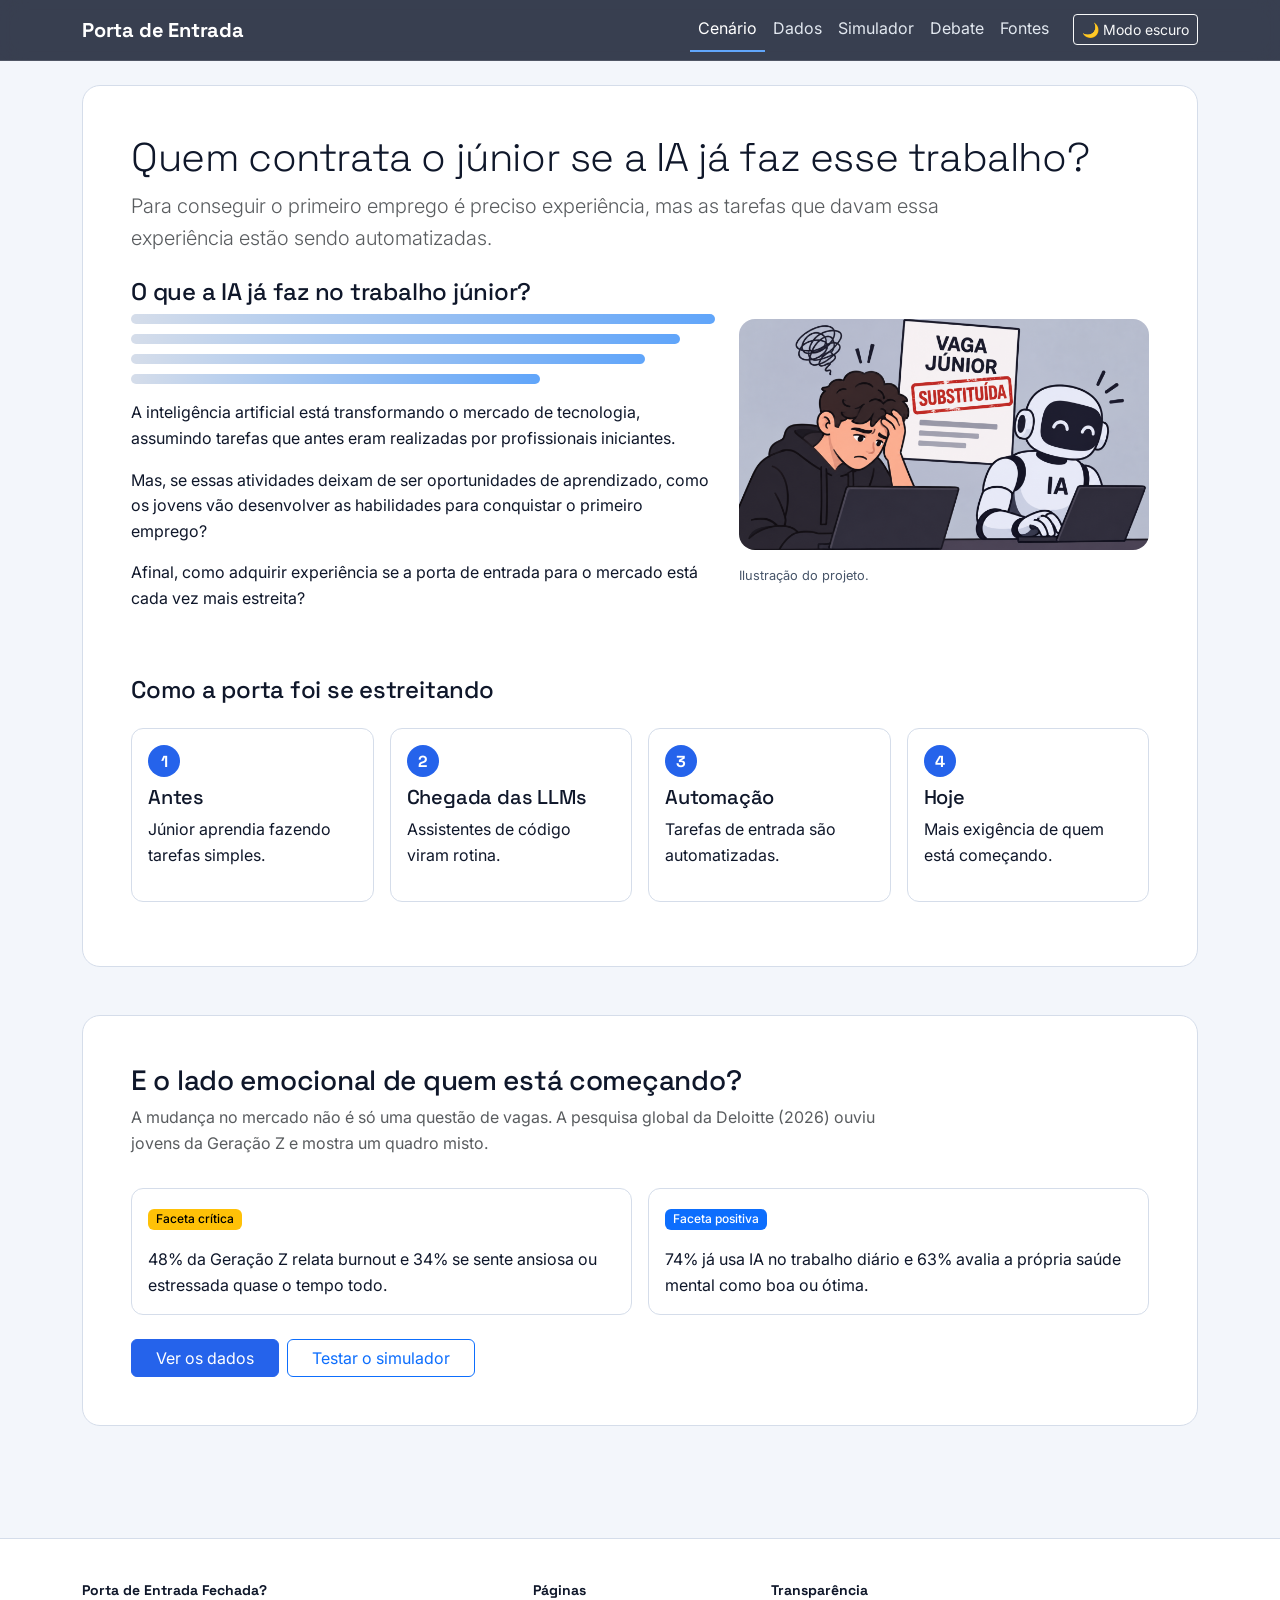
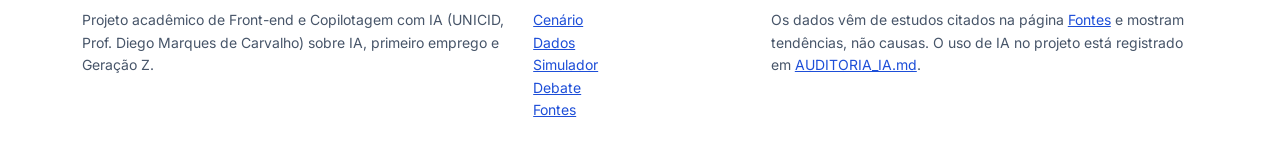
<file: index.html>
<!DOCTYPE html>
<html lang="pt-BR" data-bs-theme="light">

<head>
    <meta charset="UTF-8">
    <meta name="viewport" content="width=device-width, initial-scale=1">
    <meta name="description" content="Como a inteligência artificial transforma o primeiro emprego da Geração Z.">
    <title>Porta de Entrada Fechada? | IA e o primeiro emprego</title>
    <link rel="preconnect" href="https://fonts.googleapis.com">
    <link rel="preconnect" href="https://fonts.gstatic.com" crossorigin>
    <link href="https://fonts.googleapis.com/css2?family=Inter:wght@400;500&family=Space+Grotesk:wght@500;700&display=swap" rel="stylesheet">
    <link href="https://cdn.jsdelivr.net/npm/bootstrap@5.3.3/dist/css/bootstrap.min.css" rel="stylesheet">
    <link href="css/style.css" rel="stylesheet">
    <script src="js/tema.js"></script>
</head>

<body>
    <a class="skip-link" href="#conteudo">Ir para o conteúdo</a>

    <header>
        <nav class="navbar navbar-expand-lg site-nav sticky-top" data-bs-theme="dark" aria-label="Navegação principal">
            <div class="container">
                <a class="navbar-brand brand" href="index.html">Porta de Entrada</a>
                <button class="navbar-toggler" type="button" data-bs-toggle="collapse"
                    data-bs-target="#menu" aria-controls="menu" aria-expanded="false"
                    aria-label="Abrir menu">
                    <span class="navbar-toggler-icon"></span>
                </button>
                <div class="collapse navbar-collapse" id="menu">
                    <ul class="navbar-nav ms-auto">
                        <li class="nav-item">
                            <a class="nav-link active" href="index.html#inicio" aria-current="page">Cenário</a>
                        </li>
                        <li class="nav-item">
                            <a class="nav-link" href="Dados.html">Dados</a>
                        </li>
                        <li class="nav-item">
                            <a class="nav-link" href="Simulador.html">Simulador</a>
                        </li>
                        <li class="nav-item">
                            <a class="nav-link" href="Debate.html">Debate</a>
                        </li>
                        <li class="nav-item">
                            <a class="nav-link" href="Fontes.html">Fontes</a>
                        </li>
                    </ul>
                    <button id="btnTema" type="button" class="btn btn-outline-light btn-sm ms-lg-3 mt-2 mt-lg-0" aria-pressed="false">🌙 Modo escuro</button>
                </div>
            </div>
        </nav>
    </header>

    <main id="conteudo" class="container py-4">
        <section id="inicio" class="section-card p-4 p-md-5 mb-5" aria-labelledby="titulo-inicio">
            <header class="mb-4">
                <h1 id="titulo-inicio" class="display-6">Quem contrata o júnior se a IA já faz esse trabalho?</h1>
                <p class="lead text-body-secondary">
                    Para conseguir o primeiro emprego é preciso experiência,
                    mas as tarefas que davam essa experiência estão sendo automatizadas.
                </p>
            </header>

            <div class="row g-4 align-items-center">
                <article class="col-12 col-md-7">
                    <h2 class="h4">O que a IA já faz no trabalho júnior?</h2>

                    <div class="linhas" aria-hidden="true">
                        <div class="linha" style="--larg: 100%; --i: 0"></div>
                        <div class="linha" style="--larg: 94%; --i: 1"></div>
                        <div class="linha" style="--larg: 88%; --i: 2"></div>
                        <div class="linha" style="--larg: 70%; --i: 3"></div>
                    </div>

                    <p>
                        A inteligência artificial está transformando o mercado de tecnologia,
                        assumindo tarefas que antes eram realizadas por profissionais iniciantes.
                    </p>
                    <p>
                        Mas, se essas atividades deixam de ser oportunidades de aprendizado,
                        como os jovens vão desenvolver as habilidades para conquistar o primeiro emprego?
                    </p>
                    <p>
                        Afinal, como adquirir experiência se a porta de entrada para o mercado
                        está cada vez mais estreita?
                    </p>
                </article>

                <figure class="col-12 col-md-5 mb-0">
                    <div class="ratio ratio-16x9 rounded-4 overflow-hidden">
                        <img src="image/ia-image.png"
                            alt="Ilustração de um jovem desanimado diante do notebook, ao lado de um robô de IA e de um cartaz de vaga júnior carimbado como substituída"
                            class="object-fit-cover" width="1536" height="1024">
                    </div>
                    <figcaption class="fonte-grafico">Ilustração do projeto.</figcaption>
                </figure>
            </div>

            <h2 class="h4 mt-5">Como a porta foi se estreitando</h2>
            <ol class="list-unstyled row g-3 mt-1">
                <li class="col-12 col-md-6 col-lg-3">
                    <div class="card card-timeline h-100">
                        <div class="card-body">
                            <span class="numero" aria-hidden="true">1</span>
                            <h3 class="h5 mt-2">Antes</h3>
                            <p>Júnior aprendia fazendo tarefas simples.</p>
                        </div>
                    </div>
                </li>
                <li class="col-12 col-md-6 col-lg-3">
                    <div class="card card-timeline h-100">
                        <div class="card-body">
                            <span class="numero" aria-hidden="true">2</span>
                            <h3 class="h5 mt-2">Chegada das LLMs</h3>
                            <p>Assistentes de código viram rotina.</p>
                        </div>
                    </div>
                </li>
                <li class="col-12 col-md-6 col-lg-3">
                    <div class="card card-timeline h-100">
                        <div class="card-body">
                            <span class="numero" aria-hidden="true">3</span>
                            <h3 class="h5 mt-2">Automação</h3>
                            <p>Tarefas de entrada são automatizadas.</p>
                        </div>
                    </div>
                </li>
                <li class="col-12 col-md-6 col-lg-3">
                    <div class="card card-timeline h-100">
                        <div class="card-body">
                            <span class="numero" aria-hidden="true">4</span>
                            <h3 class="h5 mt-2">Hoje</h3>
                            <p>Mais exigência de quem está começando.</p>
                        </div>
                    </div>
                </li>
            </ol>
        </section>

        <section id="geracao" class="section-card p-4 p-md-5 mb-5" aria-labelledby="titulo-geracao">
            <h2 id="titulo-geracao" class="h3">E o lado emocional de quem está começando?</h2>
            <p class="text-body-secondary">
                A mudança no mercado não é só uma questão de vagas. A pesquisa global da Deloitte (2026)
                ouviu jovens da Geração Z e mostra um quadro misto.
            </p>
            <div class="row g-3 mt-2">
                <div class="col-12 col-md-6">
                    <article class="card card-timeline h-100">
                        <div class="card-body">
                            <span class="badge text-bg-warning badge-eixo">Faceta crítica</span>
                            <p class="mt-3 mb-0">
                                48% da Geração Z relata burnout e 34% se sente ansiosa ou estressada
                                quase o tempo todo.
                            </p>
                        </div>
                    </article>
                </div>
                <div class="col-12 col-md-6">
                    <article class="card card-timeline h-100">
                        <div class="card-body">
                            <span class="badge text-bg-primary badge-eixo">Faceta positiva</span>
                            <p class="mt-3 mb-0">
                                74% já usa IA no trabalho diário e 63% avalia a própria saúde mental
                                como boa ou ótima.
                            </p>
                        </div>
                    </article>
                </div>
            </div>
            <div class="mt-4 d-flex flex-wrap gap-2">
                <a href="Dados.html" class="btn btn-primary px-4">Ver os dados</a>
                <a href="Simulador.html" class="btn btn-outline-primary px-4">Testar o simulador</a>
            </div>
        </section>
    </main>

    <footer class="site-footer">
        <div class="container rodape-grid">
            <section aria-label="Sobre o projeto">
                <p class="rodape-titulo">Porta de Entrada Fechada?</p>
                <p>Projeto acadêmico de Front-end e Copilotagem com IA (UNICID, Prof. Diego Marques de Carvalho) sobre IA, primeiro emprego e Geração Z.</p>
            </section>
            <nav aria-label="Páginas do site">
                <p class="rodape-titulo">Páginas</p>
                <ul>
                    <li><a href="index.html#inicio">Cenário</a></li>
                    <li><a href="Dados.html">Dados</a></li>
                    <li><a href="Simulador.html">Simulador</a></li>
                    <li><a href="Debate.html">Debate</a></li>
                    <li><a href="Fontes.html">Fontes</a></li>
                </ul>
            </nav>
            <section aria-label="Sobre os dados e o uso de IA">
                <p class="rodape-titulo">Transparência</p>
                <p>Os dados vêm de estudos citados na página <a href="Fontes.html">Fontes</a> e mostram tendências, não causas. O uso de IA no projeto está registrado em <a href="https://github.com/Paulo984-ss/ATC-5-PD/blob/main/AUDITORIA_IA.md" target="_blank" rel="noopener">AUDITORIA_IA.md</a>.</p>
            </section>
        </div>
    </footer>

    <script src="https://cdn.jsdelivr.net/npm/bootstrap@5.3.3/dist/js/bootstrap.bundle.min.js"></script>
</body>

</html>
</file>
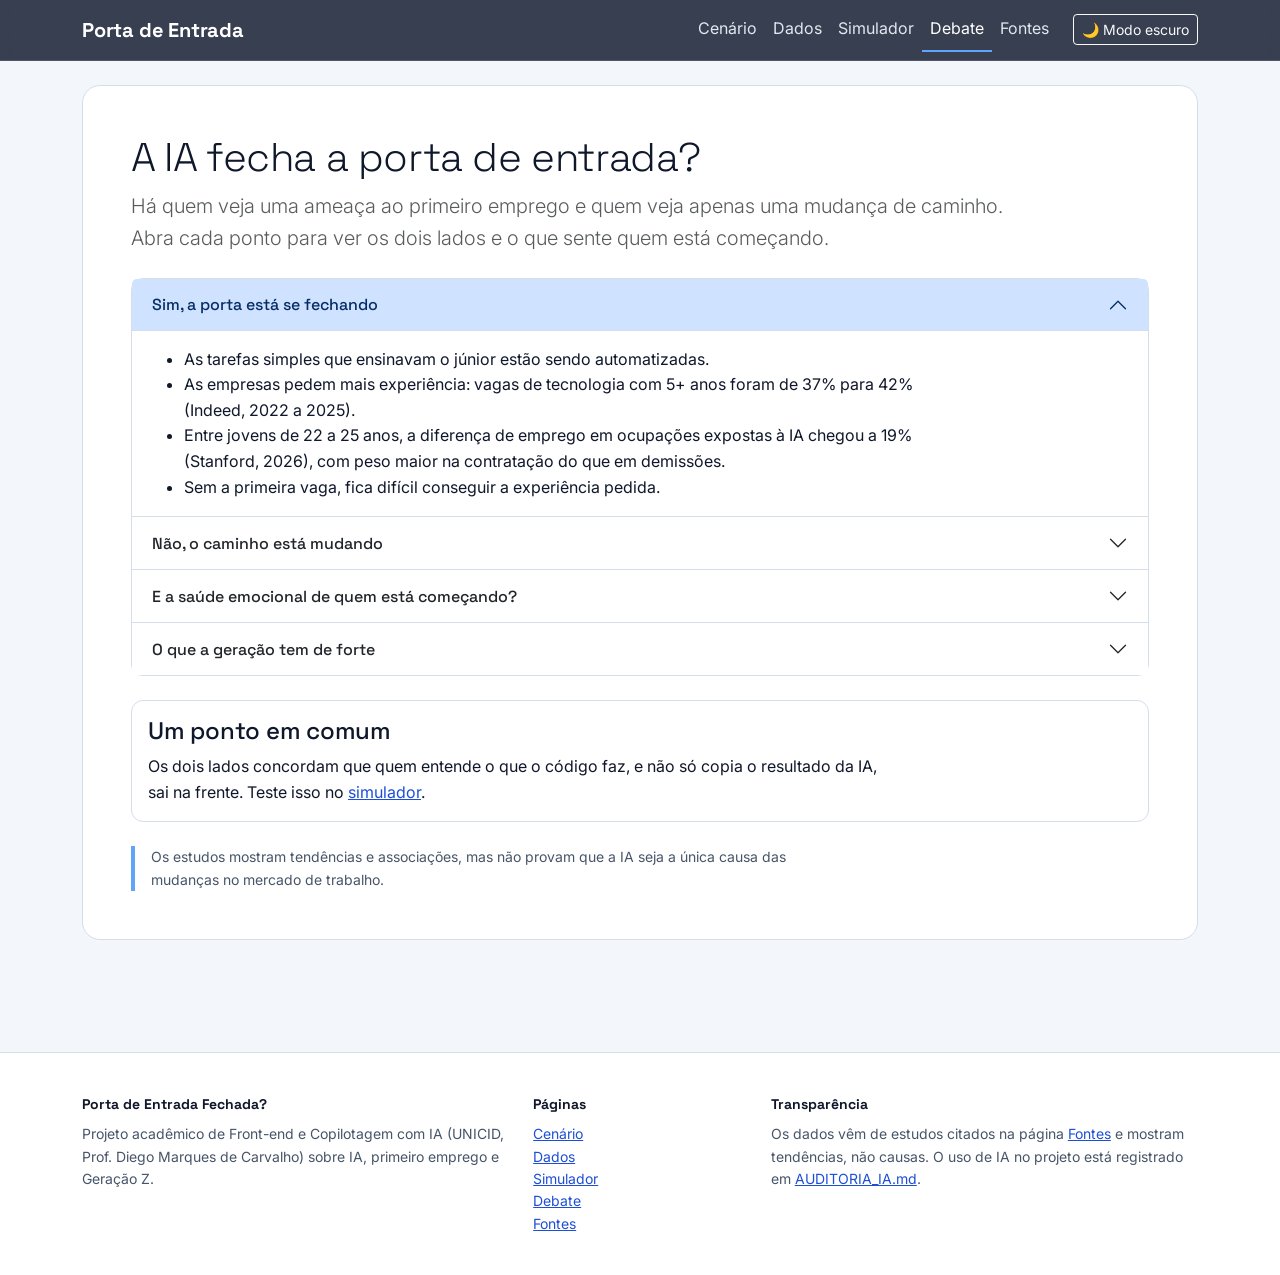
<file: Debate.html>
<!DOCTYPE html>
<html lang="pt-BR" data-bs-theme="light">

<head>
    <meta charset="UTF-8">
    <meta name="viewport" content="width=device-width, initial-scale=1">
    <meta name="description" content="Os dois lados do debate sobre IA e primeiro emprego, incluindo o lado emocional da Geração Z.">
    <title>Debate | Porta de Entrada</title>
    <link rel="preconnect" href="https://fonts.googleapis.com">
    <link rel="preconnect" href="https://fonts.gstatic.com" crossorigin>
    <link href="https://fonts.googleapis.com/css2?family=Inter:wght@400;500&family=Space+Grotesk:wght@500;700&display=swap" rel="stylesheet">
    <link href="https://cdn.jsdelivr.net/npm/bootstrap@5.3.3/dist/css/bootstrap.min.css" rel="stylesheet">
    <link href="css/style.css" rel="stylesheet">
    <script src="js/tema.js"></script>
</head>

<body>
    <a class="skip-link" href="#conteudo">Ir para o conteúdo</a>

    <header>
        <nav class="navbar navbar-expand-lg site-nav sticky-top" data-bs-theme="dark" aria-label="Navegação principal">
            <div class="container">
                <a class="navbar-brand brand" href="index.html">Porta de Entrada</a>
                <button class="navbar-toggler" type="button" data-bs-toggle="collapse"
                    data-bs-target="#menu" aria-controls="menu" aria-expanded="false"
                    aria-label="Abrir menu">
                    <span class="navbar-toggler-icon"></span>
                </button>
                <div class="collapse navbar-collapse" id="menu">
                    <ul class="navbar-nav ms-auto">
                        <li class="nav-item">
                            <a class="nav-link" href="index.html#inicio">Cenário</a>
                        </li>
                        <li class="nav-item">
                            <a class="nav-link" href="Dados.html">Dados</a>
                        </li>
                        <li class="nav-item">
                            <a class="nav-link" href="Simulador.html">Simulador</a>
                        </li>
                        <li class="nav-item">
                            <a class="nav-link active" href="Debate.html" aria-current="page">Debate</a>
                        </li>
                        <li class="nav-item">
                            <a class="nav-link" href="Fontes.html">Fontes</a>
                        </li>
                    </ul>
                    <button id="btnTema" type="button" class="btn btn-outline-light btn-sm ms-lg-3 mt-2 mt-lg-0" aria-pressed="false">🌙 Modo escuro</button>
                </div>
            </div>
        </nav>
    </header>

    <main id="conteudo" class="container py-4">
        <section class="section-card p-4 p-md-5 mb-5" aria-labelledby="titulo-debate">
            <h1 id="titulo-debate" class="display-6">A IA fecha a porta de entrada?</h1>
            <p class="lead text-body-secondary">
                Há quem veja uma ameaça ao primeiro emprego e quem veja apenas uma mudança de caminho.
                Abra cada ponto para ver os dois lados e o que sente quem está começando.
            </p>

            <div class="accordion mt-4" id="acordeaoDebate">
                <div class="accordion-item">
                    <h3 class="accordion-header">
                        <button class="accordion-button" type="button" data-bs-toggle="collapse"
                            data-bs-target="#debate1" aria-expanded="true" aria-controls="debate1">
                            Sim, a porta está se fechando
                        </button>
                    </h3>
                    <div id="debate1" class="accordion-collapse collapse show" data-bs-parent="#acordeaoDebate">
                        <div class="accordion-body">
                            <ul class="mb-0">
                                <li>As tarefas simples que ensinavam o júnior estão sendo automatizadas.</li>
                                <li>As empresas pedem mais experiência: vagas de tecnologia com 5+ anos foram de 37% para 42% (Indeed, 2022 a 2025).</li>
                                <li>Entre jovens de 22 a 25 anos, a diferença de emprego em ocupações expostas à IA chegou a 19% (Stanford, 2026), com peso maior na contratação do que em demissões.</li>
                                <li>Sem a primeira vaga, fica difícil conseguir a experiência pedida.</li>
                            </ul>
                        </div>
                    </div>
                </div>
                <div class="accordion-item">
                    <h3 class="accordion-header">
                        <button class="accordion-button collapsed" type="button" data-bs-toggle="collapse"
                            data-bs-target="#debate2" aria-expanded="false" aria-controls="debate2">
                            Não, o caminho está mudando
                        </button>
                    </h3>
                    <div id="debate2" class="accordion-collapse collapse" data-bs-parent="#acordeaoDebate">
                        <div class="accordion-body">
                            <ul class="mb-0">
                                <li>O próprio estudo de Stanford não encontra demissões em massa na economia como um todo.</li>
                                <li>Na pesquisa da Deloitte (2026), 23% dizem que a IA está levando suas empresas a criar novas vagas de entrada.</li>
                                <li>A IA vira ferramenta: surgem funções de revisão e auditoria de código e de uso crítico de IA.</li>
                                <li>Projetos próprios e portfólio ajudam a provar habilidade na prática.</li>
                            </ul>
                        </div>
                    </div>
                </div>
                <div class="accordion-item">
                    <h3 class="accordion-header">
                        <button class="accordion-button collapsed" type="button" data-bs-toggle="collapse"
                            data-bs-target="#debate3" aria-expanded="false" aria-controls="debate3">
                            E a saúde emocional de quem está começando?
                        </button>
                    </h3>
                    <div id="debate3" class="accordion-collapse collapse" data-bs-parent="#acordeaoDebate">
                        <div class="accordion-body">
                            <ul class="mb-0">
                                <li>Na Geração Z, 48% relatam burnout e 34% se sentem ansiosos ou estressados quase sempre (Deloitte, 2026).</li>
                                <li>Comparar-se o tempo todo com a velocidade da IA pode alimentar a sensação de não ser bom o bastante. Essa é uma hipótese a investigar, não um resultado dos dados acima.</li>
                                <li>O simulador deste site trata o preparo técnico e o bem-estar como dois eixos separados por esse motivo.</li>
                            </ul>
                        </div>
                    </div>
                </div>
                <div class="accordion-item">
                    <h3 class="accordion-header">
                        <button class="accordion-button collapsed" type="button" data-bs-toggle="collapse"
                            data-bs-target="#debate4" aria-expanded="false" aria-controls="debate4">
                            O que a geração tem de forte
                        </button>
                    </h3>
                    <div id="debate4" class="accordion-collapse collapse" data-bs-parent="#acordeaoDebate">
                        <div class="accordion-body">
                            <ul class="mb-0">
                                <li>Adaptabilidade: 74% já usam IA no trabalho diário (Deloitte, 2026, Geração Z e millennials).</li>
                                <li>Bem-estar em alta prioridade: 44% da Geração Z prefere crescer com progresso constante a buscar promoções rápidas.</li>
                                <li>63% avalia a própria saúde mental como boa ou ótima, mais do que no ano anterior (52%).</li>
                            </ul>
                        </div>
                    </div>
                </div>
            </div>

            <article class="card card-timeline mt-4">
                <div class="card-body">
                    <h2 class="h4">Um ponto em comum</h2>
                    <p class="mb-0">
                        Os dois lados concordam que quem entende o que o código faz, e não só copia
                        o resultado da IA, sai na frente. Teste isso no <a href="Simulador.html">simulador</a>.
                    </p>
                </div>
            </article>

            <aside class="nota-dados mt-4" aria-label="Aviso sobre os dados">
                <p class="mb-0">
                    Os estudos mostram tendências e associações, mas não provam que a IA seja a única causa
                    das mudanças no mercado de trabalho.
                </p>
            </aside>
        </section>
    </main>

    <footer class="site-footer">
        <div class="container rodape-grid">
            <section aria-label="Sobre o projeto">
                <p class="rodape-titulo">Porta de Entrada Fechada?</p>
                <p>Projeto acadêmico de Front-end e Copilotagem com IA (UNICID, Prof. Diego Marques de Carvalho) sobre IA, primeiro emprego e Geração Z.</p>
            </section>
            <nav aria-label="Páginas do site">
                <p class="rodape-titulo">Páginas</p>
                <ul>
                    <li><a href="index.html#inicio">Cenário</a></li>
                    <li><a href="Dados.html">Dados</a></li>
                    <li><a href="Simulador.html">Simulador</a></li>
                    <li><a href="Debate.html">Debate</a></li>
                    <li><a href="Fontes.html">Fontes</a></li>
                </ul>
            </nav>
            <section aria-label="Sobre os dados e o uso de IA">
                <p class="rodape-titulo">Transparência</p>
                <p>Os dados vêm de estudos citados na página <a href="Fontes.html">Fontes</a> e mostram tendências, não causas. O uso de IA no projeto está registrado em <a href="https://github.com/Paulo984-ss/ATC-5-PD/blob/main/AUDITORIA_IA.md" target="_blank" rel="noopener">AUDITORIA_IA.md</a>.</p>
            </section>
        </div>
    </footer>

    <script src="https://cdn.jsdelivr.net/npm/bootstrap@5.3.3/dist/js/bootstrap.bundle.min.js"></script>
</body>

</html>
</file>
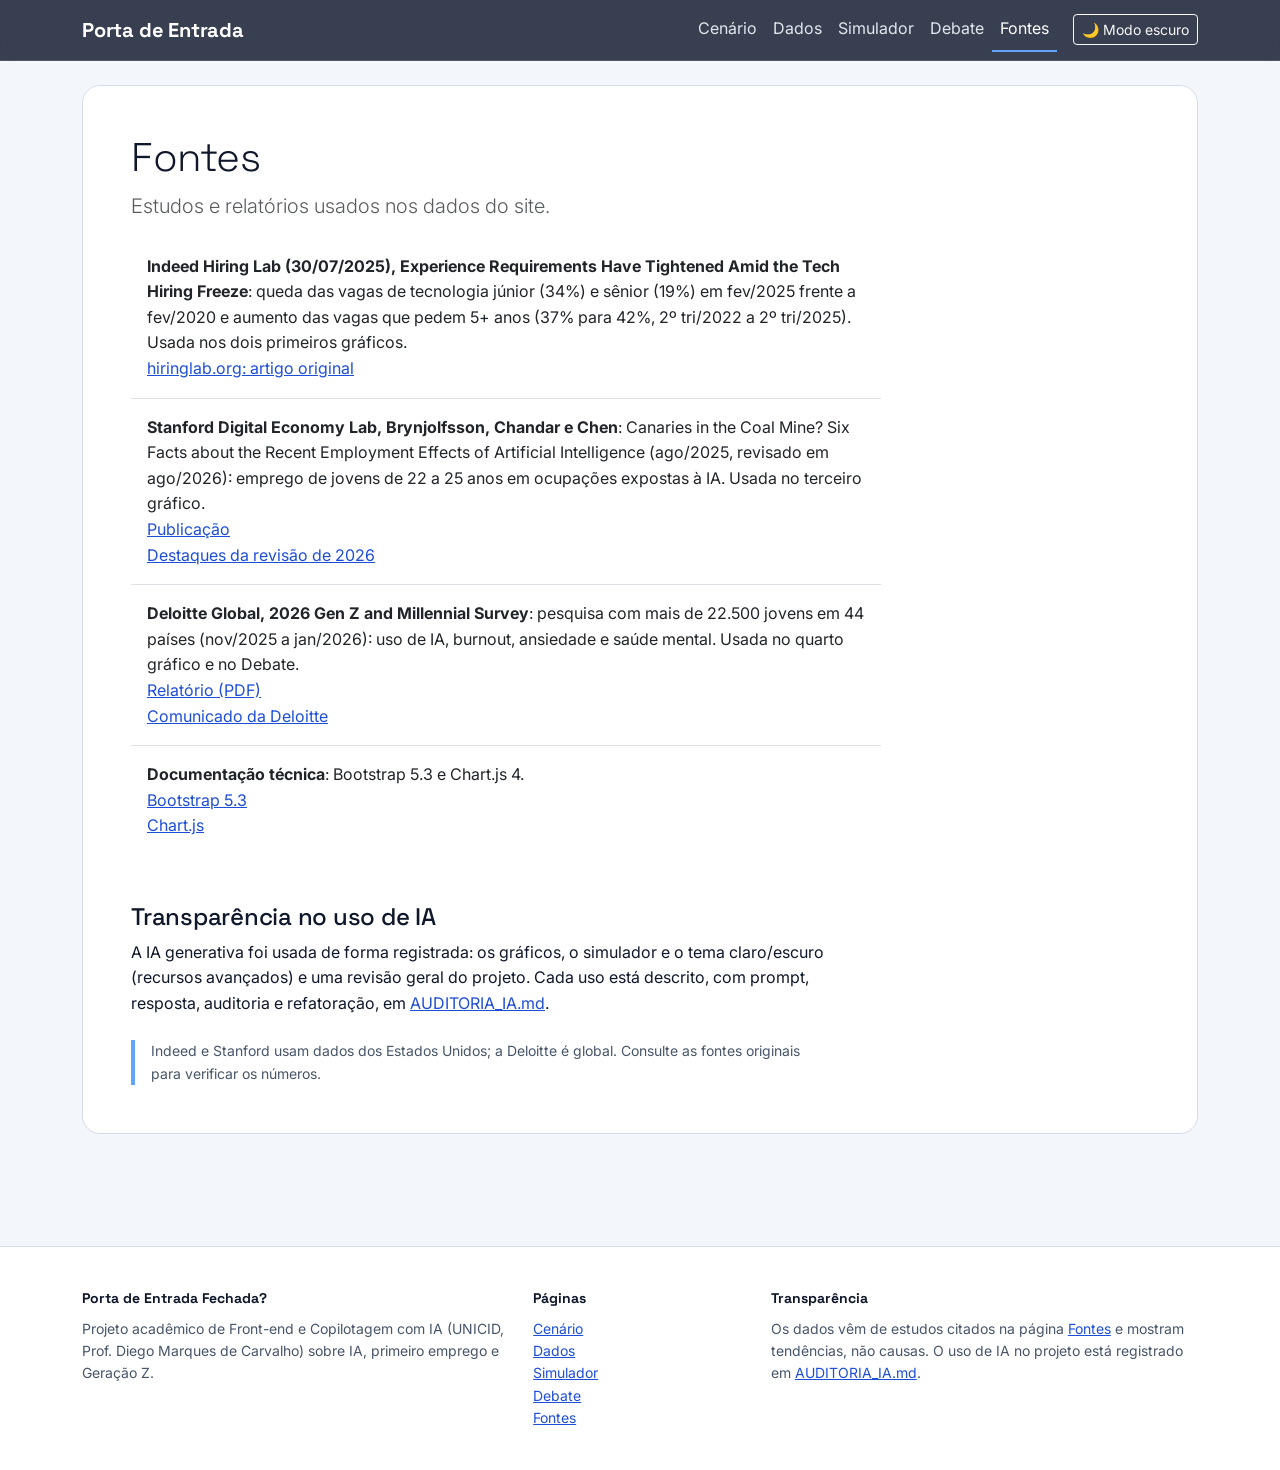
<file: Fontes.html>
<!DOCTYPE html>
<html lang="pt-BR" data-bs-theme="light">

<head>
    <meta charset="UTF-8">
    <meta name="viewport" content="width=device-width, initial-scale=1">
    <meta name="description" content="Estudos e relatórios usados nos dados do site Porta de Entrada Fechada.">
    <title>Fontes | Porta de Entrada</title>
    <link rel="preconnect" href="https://fonts.googleapis.com">
    <link rel="preconnect" href="https://fonts.gstatic.com" crossorigin>
    <link href="https://fonts.googleapis.com/css2?family=Inter:wght@400;500&family=Space+Grotesk:wght@500;700&display=swap" rel="stylesheet">
    <link href="https://cdn.jsdelivr.net/npm/bootstrap@5.3.3/dist/css/bootstrap.min.css" rel="stylesheet">
    <link href="css/style.css" rel="stylesheet">
    <script src="js/tema.js"></script>
</head>

<body>
    <a class="skip-link" href="#conteudo">Ir para o conteúdo</a>

    <header>
        <nav class="navbar navbar-expand-lg site-nav sticky-top" data-bs-theme="dark" aria-label="Navegação principal">
            <div class="container">
                <a class="navbar-brand brand" href="index.html">Porta de Entrada</a>
                <button class="navbar-toggler" type="button" data-bs-toggle="collapse"
                    data-bs-target="#menu" aria-controls="menu" aria-expanded="false"
                    aria-label="Abrir menu">
                    <span class="navbar-toggler-icon"></span>
                </button>
                <div class="collapse navbar-collapse" id="menu">
                    <ul class="navbar-nav ms-auto">
                        <li class="nav-item">
                            <a class="nav-link" href="index.html#inicio">Cenário</a>
                        </li>
                        <li class="nav-item">
                            <a class="nav-link" href="Dados.html">Dados</a>
                        </li>
                        <li class="nav-item">
                            <a class="nav-link" href="Simulador.html">Simulador</a>
                        </li>
                        <li class="nav-item">
                            <a class="nav-link" href="Debate.html">Debate</a>
                        </li>
                        <li class="nav-item">
                            <a class="nav-link active" href="Fontes.html" aria-current="page">Fontes</a>
                        </li>
                    </ul>
                    <button id="btnTema" type="button" class="btn btn-outline-light btn-sm ms-lg-3 mt-2 mt-lg-0" aria-pressed="false">🌙 Modo escuro</button>
                </div>
            </div>
        </nav>
    </header>

    <main id="conteudo" class="container py-4">
        <section class="section-card p-4 p-md-5 mb-5" aria-labelledby="titulo-fontes">
            <h1 id="titulo-fontes" class="display-6">Fontes</h1>
            <p class="lead text-body-secondary">Estudos e relatórios usados nos dados do site.</p>

            <ul class="list-group list-group-flush lista-fontes">
                <li class="list-group-item bg-transparent">
                    <strong>Indeed Hiring Lab (30/07/2025), Experience Requirements Have Tightened Amid the Tech Hiring Freeze</strong>: queda das vagas de tecnologia júnior (34%) e sênior (19%) em fev/2025 frente a fev/2020 e aumento das vagas que pedem 5+ anos (37% para 42%, 2º tri/2022 a 2º tri/2025). Usada nos dois primeiros gráficos.
                    <br><a href="https://www.hiringlab.org/2025/07/30/experience-requirements-have-tightened-amid-the-tech-hiring-freeze/" target="_blank" rel="noopener">hiringlab.org: artigo original</a>
                </li>
                <li class="list-group-item bg-transparent">
                    <strong>Stanford Digital Economy Lab, Brynjolfsson, Chandar e Chen</strong>: Canaries in the Coal Mine? Six Facts about the Recent Employment Effects of Artificial Intelligence (ago/2025, revisado em ago/2026): emprego de jovens de 22 a 25 anos em ocupações expostas à IA. Usada no terceiro gráfico.
                    <br><a href="https://digitaleconomy.stanford.edu/publications/canaries-in-the-coal-mine/" target="_blank" rel="noopener">Publicação</a><br><a href="https://digitaleconomy.stanford.edu/news/canariesaug26/" target="_blank" rel="noopener">Destaques da revisão de 2026</a>
                </li>
                <li class="list-group-item bg-transparent">
                    <strong>Deloitte Global, 2026 Gen Z and Millennial Survey</strong>: pesquisa com mais de 22.500 jovens em 44 países (nov/2025 a jan/2026): uso de IA, burnout, ansiedade e saúde mental. Usada no quarto gráfico e no Debate.
                    <br><a href="https://www.deloitte.com/content/dam/assets-shared/docs/campaigns/2026/2026-genz-millennial-survey.pdf" target="_blank" rel="noopener">Relatório (PDF)</a><br><a href="https://www.deloitte.com/na/en/about/press-room/deloitte-2026-gen-z-and-millennial-survey.html" target="_blank" rel="noopener">Comunicado da Deloitte</a>
                </li>
                <li class="list-group-item bg-transparent">
                    <strong>Documentação técnica</strong>: Bootstrap 5.3 e Chart.js 4.
                    <br><a href="https://getbootstrap.com/docs/5.3/" target="_blank" rel="noopener">Bootstrap 5.3</a><br><a href="https://www.chartjs.org/docs/" target="_blank" rel="noopener">Chart.js</a>
                </li>
            </ul>

            <h2 class="h4 mt-5">Transparência no uso de IA</h2>
            <p>
                A IA generativa foi usada de forma registrada: os gráficos, o simulador e o tema claro/escuro
                (recursos avançados) e uma revisão geral do projeto. Cada uso está descrito, com prompt,
                resposta, auditoria e refatoração, em
                <a href="https://github.com/Paulo984-ss/ATC-5-PD/blob/main/AUDITORIA_IA.md" target="_blank" rel="noopener">AUDITORIA_IA.md</a>.
            </p>

            <aside class="nota-dados mt-4" aria-label="Aviso sobre os dados">
                <p class="mb-0">
                    Indeed e Stanford usam dados dos Estados Unidos; a Deloitte é global.
                    Consulte as fontes originais para verificar os números.
                </p>
            </aside>
        </section>
    </main>

    <footer class="site-footer">
        <div class="container rodape-grid">
            <section aria-label="Sobre o projeto">
                <p class="rodape-titulo">Porta de Entrada Fechada?</p>
                <p>Projeto acadêmico de Front-end e Copilotagem com IA (UNICID, Prof. Diego Marques de Carvalho) sobre IA, primeiro emprego e Geração Z.</p>
            </section>
            <nav aria-label="Páginas do site">
                <p class="rodape-titulo">Páginas</p>
                <ul>
                    <li><a href="index.html#inicio">Cenário</a></li>
                    <li><a href="Dados.html">Dados</a></li>
                    <li><a href="Simulador.html">Simulador</a></li>
                    <li><a href="Debate.html">Debate</a></li>
                    <li><a href="Fontes.html">Fontes</a></li>
                </ul>
            </nav>
            <section aria-label="Sobre os dados e o uso de IA">
                <p class="rodape-titulo">Transparência</p>
                <p>Os dados vêm de estudos citados na página <a href="Fontes.html">Fontes</a> e mostram tendências, não causas. O uso de IA no projeto está registrado em <a href="https://github.com/Paulo984-ss/ATC-5-PD/blob/main/AUDITORIA_IA.md" target="_blank" rel="noopener">AUDITORIA_IA.md</a>.</p>
            </section>
        </div>
    </footer>

    <script src="https://cdn.jsdelivr.net/npm/bootstrap@5.3.3/dist/js/bootstrap.bundle.min.js"></script>
</body>

</html>
</file>
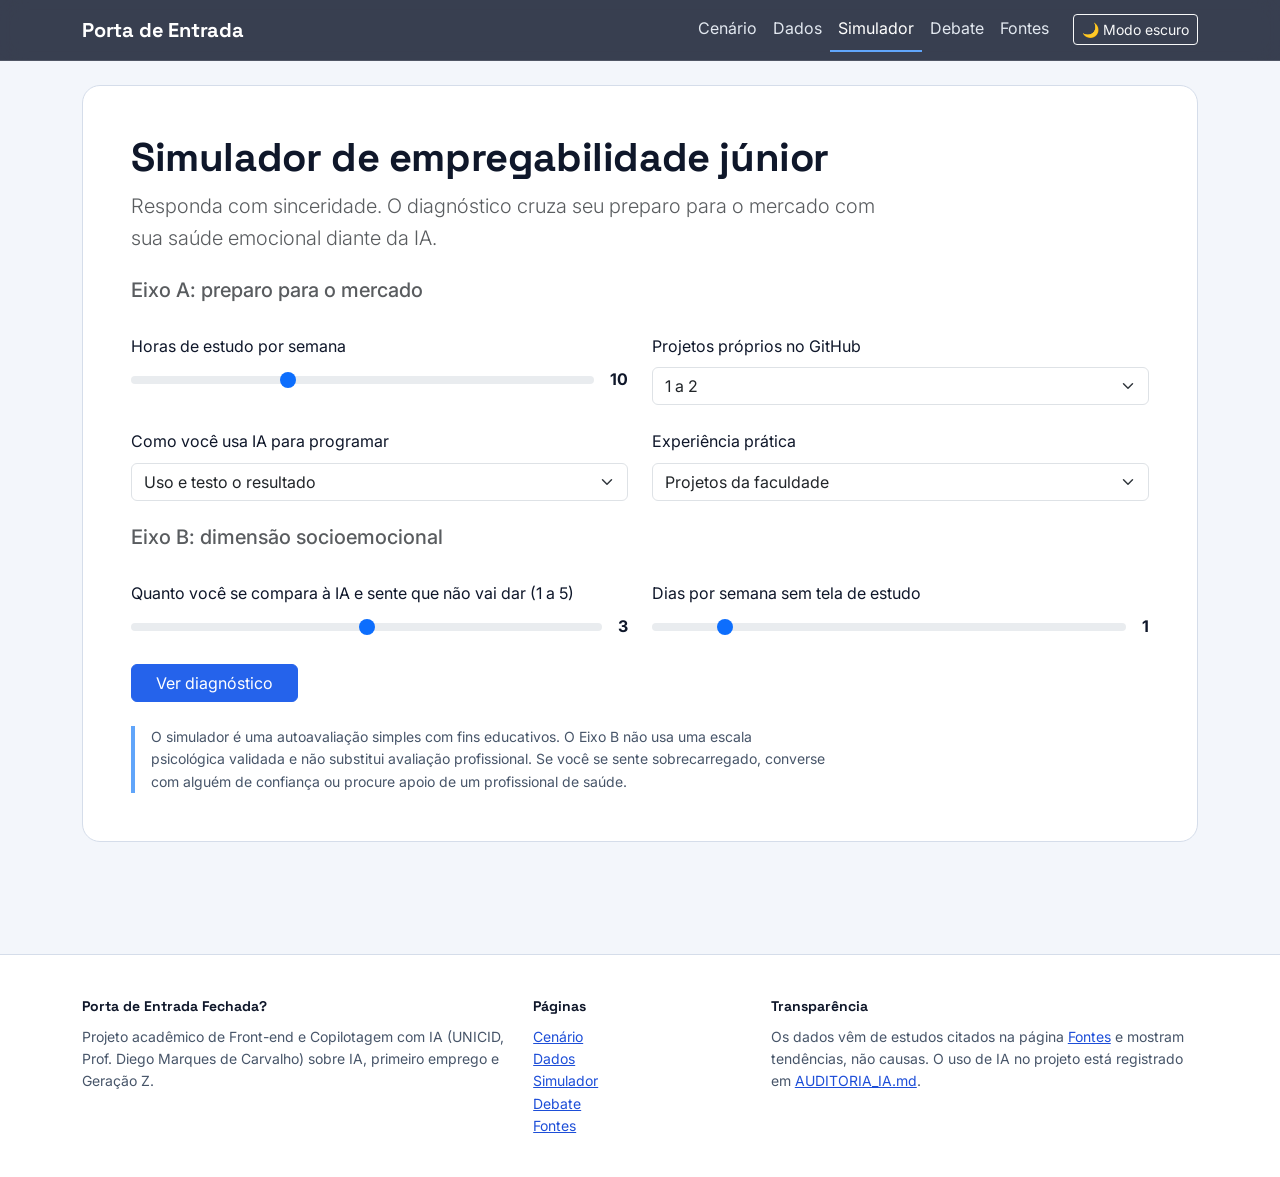
<file: Simulador.html>
<!DOCTYPE html>
<html lang="pt-BR" data-bs-theme="light">

<head>
    <meta charset="UTF-8">
    <meta name="viewport" content="width=device-width, initial-scale=1">
    <meta name="description" content="Simulador que cruza preparo técnico e bem-estar de quem busca o primeiro emprego em tecnologia na era da IA.">
    <title>Simulador | Porta de Entrada Fechada?</title>
    <link rel="preconnect" href="https://fonts.googleapis.com">
    <link rel="preconnect" href="https://fonts.gstatic.com" crossorigin>
    <link href="https://fonts.googleapis.com/css2?family=Inter:wght@400;500&family=Space+Grotesk:wght@500;700&display=swap" rel="stylesheet">
    <link href="https://cdn.jsdelivr.net/npm/bootstrap@5.3.3/dist/css/bootstrap.min.css" rel="stylesheet">
    <link href="css/style.css" rel="stylesheet">
    <script src="js/tema.js"></script>
</head>

<body>
    <a class="skip-link" href="#conteudo">Ir para o conteúdo</a>

    <header>
        <nav class="navbar navbar-expand-lg site-nav sticky-top" data-bs-theme="dark" aria-label="Navegação principal">
            <div class="container">
                <a class="navbar-brand brand" href="index.html">Porta de Entrada</a>
                <button class="navbar-toggler" type="button" data-bs-toggle="collapse"
                    data-bs-target="#menu" aria-controls="menu" aria-expanded="false"
                    aria-label="Abrir menu">
                    <span class="navbar-toggler-icon"></span>
                </button>
                <div class="collapse navbar-collapse" id="menu">
                    <ul class="navbar-nav ms-auto">
                        <li class="nav-item">
                            <a class="nav-link" href="index.html#inicio">Cenário</a>
                        </li>
                        <li class="nav-item">
                            <a class="nav-link" href="Dados.html">Dados</a>
                        </li>
                        <li class="nav-item">
                            <a class="nav-link active" href="Simulador.html" aria-current="page">Simulador</a>
                        </li>
                        <li class="nav-item">
                            <a class="nav-link" href="Debate.html">Debate</a>
                        </li>
                        <li class="nav-item">
                            <a class="nav-link" href="Fontes.html">Fontes</a>
                        </li>
                    </ul>
                    <button id="btnTema" type="button" class="btn btn-outline-light btn-sm ms-lg-3 mt-2 mt-lg-0" aria-pressed="false">🌙 Modo escuro</button>
                </div>
            </div>
        </nav>
    </header>

    <main id="conteudo" class="container py-4">
        <section id="simulador" class="p-4 p-md-5 section-card mb-5" aria-labelledby="titulo-simulador">
            <header class="mb-4">
                <h1 id="titulo-simulador" class="display-6 fw-bold">Simulador de empregabilidade júnior</h1>
                <p class="lead text-body-secondary col-lg-9 px-0">
                    Responda com sinceridade. O diagnóstico cruza seu preparo para o mercado com sua saúde emocional
                    diante da IA.
                </p>
            </header>

            <form id="formSimulador" novalidate>
                <fieldset class="mb-4">
                    <legend class="h5 text-body-secondary">Eixo A: preparo para o mercado</legend>
                    <div class="row g-4">
                        <div class="col-12 col-md-6">
                            <label for="horas" class="form-label">Horas de estudo por semana</label>
                            <div class="d-flex align-items-center gap-3">
                                <input type="range" class="form-range" id="horas" name="horas" min="0" max="30"
                                    step="1" value="10">
                                <output id="horasSaida" for="horas" class="fw-bold">10</output>
                            </div>
                        </div>
                        <div class="col-12 col-md-6">
                            <label for="projetos" class="form-label">Projetos próprios no GitHub</label>
                            <select class="form-select" id="projetos" name="projetos">
                                <option value="0">Nenhum</option>
                                <option value="10" selected>1 a 2</option>
                                <option value="16">3 a 5</option>
                                <option value="20">6 ou mais</option>
                            </select>
                        </div>
                        <div class="col-12 col-md-6">
                            <label for="usoIa" class="form-label">Como você usa IA para programar</label>
                            <select class="form-select" id="usoIa" name="usoIa">
                                <option value="5">Copio e colo sem revisar</option>
                                <option value="15" selected>Uso e testo o resultado</option>
                                <option value="25">Uso, audito e explico o código</option>
                            </select>
                        </div>
                        <div class="col-12 col-md-6">
                            <label for="experiencia" class="form-label">Experiência prática</label>
                            <select class="form-select" id="experiencia" name="experiencia">
                                <option value="0">Nenhuma</option>
                                <option value="8" selected>Projetos da faculdade</option>
                                <option value="20">Freelas ou open source</option>
                                <option value="30">Estágio ou emprego</option>
                            </select>
                        </div>
                    </div>
                </fieldset>

                <fieldset class="mb-4">
                    <legend class="h5 text-body-secondary">Eixo B: dimensão socioemocional</legend>
                    <div class="row g-4">
                        <div class="col-12 col-md-6">
                            <label for="ansiedade" class="form-label">Quanto você se compara à IA e sente que não vai
                                dar (1 a 5)</label>
                            <div class="d-flex align-items-center gap-3">
                                <input type="range" class="form-range" id="ansiedade" name="ansiedade" min="1" max="5"
                                    step="1" value="3">
                                <output id="ansiedadeSaida" for="ansiedade" class="fw-bold">3</output>
                            </div>
                        </div>
                        <div class="col-12 col-md-6">
                            <label for="descanso" class="form-label">Dias por semana sem tela de estudo</label>
                            <div class="d-flex align-items-center gap-3">
                                <input type="range" class="form-range" id="descanso" name="descanso" min="0" max="7"
                                    step="1" value="1">
                                <output id="descansoSaida" for="descanso" class="fw-bold">1</output>
                            </div>
                        </div>
                    </div>
                </fieldset>

                <button type="submit" class="btn btn-primary px-4">Ver diagnóstico</button>
            </form>

            <section id="resultado" class="mt-5 d-none" aria-live="polite" aria-labelledby="titulo-resultado">
                <h2 id="titulo-resultado" class="h4 mb-4" tabindex="-1">Seu diagnóstico</h2>

                <div class="row g-4 mb-4">
                    <div class="col-12 col-md-6">
                        <article class="card card-timeline h-100 p-3">
                            <div class="card-body">
                                <div class="d-flex justify-content-between align-items-baseline mb-2">
                                    <h3 class="h6 mb-0 text-body-secondary">Preparo técnico</h3>
                                    <span id="notaTecnica" class="fs-2 fw-bold">0</span>
                                </div>
                                <div class="progress" role="progressbar" aria-label="Pontuação de preparo técnico"
                                    aria-valuenow="0" aria-valuemin="0" aria-valuemax="100" id="barraTecnica">
                                    <div class="progress-bar bg-primary" id="preenchimentoTecnico" style="width: 0%">
                                    </div>
                                </div>
                                <span id="faixaTecnica" class="badge mt-3">Faixa</span>
                            </div>
                        </article>
                    </div>
                    <div class="col-12 col-md-6">
                        <article class="card card-timeline h-100 p-3">
                            <div class="card-body">
                                <div class="d-flex justify-content-between align-items-baseline mb-2">
                                    <h3 class="h6 mb-0 text-body-secondary">Bem-estar</h3>
                                    <span id="notaBemEstar" class="fs-2 fw-bold">0</span>
                                </div>
                                <div class="progress" role="progressbar" aria-label="Pontuação de bem-estar"
                                    aria-valuenow="0" aria-valuemin="0" aria-valuemax="100" id="barraBemEstar">
                                    <div class="progress-bar bg-success" id="preenchimentoBemEstar" style="width: 0%">
                                    </div>
                                </div>
                                <span id="faixaBemEstar" class="badge mt-3">Faixa</span>
                            </div>
                        </article>
                    </div>
                </div>

                <article class="card card-timeline p-3">
                    <div class="card-body">
                        <h3 class="h6 text-body-secondary">Recomendações para você</h3>
                        <ul id="listaRecomendacoes" class="mb-0"></ul>
                    </div>
                </article>
            </section>

            <aside class="nota-dados mt-4" aria-label="Aviso sobre o simulador">
                <p class="mb-0">
                    O simulador é uma autoavaliação simples com fins educativos. O Eixo B não usa uma escala
                    psicológica validada e não substitui avaliação profissional. Se você se sente sobrecarregado,
                    converse com alguém de confiança ou procure apoio de um profissional de saúde.
                </p>
            </aside>
        </section>
    </main>

    <footer class="site-footer">
        <div class="container rodape-grid">
            <section aria-label="Sobre o projeto">
                <p class="rodape-titulo">Porta de Entrada Fechada?</p>
                <p>Projeto acadêmico de Front-end e Copilotagem com IA (UNICID, Prof. Diego Marques de Carvalho) sobre IA, primeiro emprego e Geração Z.</p>
            </section>
            <nav aria-label="Páginas do site">
                <p class="rodape-titulo">Páginas</p>
                <ul>
                    <li><a href="index.html#inicio">Cenário</a></li>
                    <li><a href="Dados.html">Dados</a></li>
                    <li><a href="Simulador.html">Simulador</a></li>
                    <li><a href="Debate.html">Debate</a></li>
                    <li><a href="Fontes.html">Fontes</a></li>
                </ul>
            </nav>
            <section aria-label="Sobre os dados e o uso de IA">
                <p class="rodape-titulo">Transparência</p>
                <p>Os dados vêm de estudos citados na página <a href="Fontes.html">Fontes</a> e mostram tendências, não causas. O uso de IA no projeto está registrado em <a href="https://github.com/Paulo984-ss/ATC-5-PD/blob/main/AUDITORIA_IA.md" target="_blank" rel="noopener">AUDITORIA_IA.md</a>.</p>
            </section>
        </div>
    </footer>

    <script src="https://cdn.jsdelivr.net/npm/bootstrap@5.3.3/dist/js/bootstrap.bundle.min.js"></script>
    <script src="js/simulador.js"></script>
</body>

</html>
</file>
<file: css/style.css>
:root {
    --cor-primaria: #2563EB;
    --cor-primaria-hover: #1D4ED8;
    --cor-secundaria: #60A5FA;
    --cor-realce: #1D4ED8;
    --cor-alerta: #B45309;
    --cor-fundo: #F3F6FB;
    --cor-superficie: #FFFFFF;
    --cor-texto: #0F172A;
    --cor-texto-suave: #475569;
    --cor-borda: #D5DDEA;
    --cor-foco: #2563EB;
    --cor-nav: rgba(15, 23, 42, 0.82);

    --fonte-titulo: "Space Grotesk", system-ui, sans-serif;
    --fonte-corpo: "Inter", system-ui, sans-serif;
    --texto-sm: 0.875rem;
    --texto-base: 1rem;
    --texto-lg: 1.25rem;
    --texto-xl: 1.563rem;

    --espaco-1: 0.5rem;
    --espaco-2: 1rem;
    --espaco-3: 1.5rem;
    --espaco-4: 2.5rem;
    --raio: 12px;
    --transicao: 0.2s ease;
}

[data-bs-theme="dark"] {
    --cor-realce: #60A5FA;
    --cor-alerta: #F59E0B;
    --cor-fundo: #0E1116;
    --cor-superficie: #1B1B1B;
    --cor-texto: #E5E7EB;
    --cor-texto-suave: #C4C4C4;
    --cor-borda: #343434;
    --cor-foco: #93C5FD;
}

body {
    font-family: var(--fonte-corpo);
    font-size: var(--texto-base);
    line-height: 1.6;
    background-color: var(--cor-fundo);
    color: var(--cor-texto);
    transition: background-color var(--transicao), color var(--transicao);
}

h1, h2, h3, h4, h5, h6, .brand {
    font-family: var(--fonte-titulo);
    letter-spacing: -0.01em;
}

p, li { max-width: 75ch; }

a { color: var(--cor-realce); }

a:focus-visible,
button:focus-visible,
.form-range:focus-visible,
.form-select:focus-visible,
.accordion-button:focus-visible {
    outline: 3px solid var(--cor-foco);
    outline-offset: 3px;
    box-shadow: none;
}

.skip-link {
    position: absolute;
    left: -999px;
    top: var(--espaco-1);
    padding: var(--espaco-1) var(--espaco-2);
    background: var(--cor-primaria);
    color: #FFFFFF;
    border-radius: 8px;
    z-index: 2000;
}

.skip-link:focus { left: var(--espaco-2); }

.site-nav {
    background-color: var(--cor-nav);
    -webkit-backdrop-filter: blur(12px);
    backdrop-filter: blur(12px);
    border-bottom: 1px solid rgba(255, 255, 255, 0.12);
}

.site-nav .brand {
    color: #FFFFFF;
    font-weight: 700;
    display: flex;
    align-items: center;
    gap: var(--espaco-1);
}

.site-nav .nav-link {
    color: #E2E8F0;
    border-bottom: 2px solid transparent;
    transition: color var(--transicao), border-color var(--transicao);
}

.site-nav .nav-link:hover,
.site-nav .nav-link.active {
    color: #FFFFFF;
    border-bottom-color: var(--cor-secundaria);
}

.section-card {
    background-color: var(--cor-superficie);
    border: 1px solid var(--cor-borda);
    border-radius: calc(var(--raio) * 1.5);
}

.card-timeline,
.card-dado,
.card-grafico {
    --bs-card-bg: var(--cor-superficie);
    --bs-card-color: var(--cor-texto);
    --bs-card-border-color: var(--cor-borda);
    --bs-card-border-radius: var(--raio);
}

.card-dado {
    transition: transform var(--transicao), border-color var(--transicao);
}

.card-dado:hover {
    transform: translateY(-3px);
    border-color: var(--cor-secundaria);
}

.numero {
    display: inline-grid;
    place-items: center;
    width: 2rem;
    height: 2rem;
    border-radius: 50%;
    background-color: var(--cor-primaria);
    color: #FFFFFF;
    font-family: var(--fonte-titulo);
    font-weight: 700;
}

.numero-dado {
    font-family: var(--fonte-titulo);
    font-size: 2.25rem;
    font-weight: 700;
    line-height: 1.1;
    color: var(--cor-realce);
    margin-bottom: var(--espaco-1);
}

.card-dado p:not(.numero-dado) {
    color: var(--cor-texto-suave);
    font-size: var(--texto-sm);
    margin: 0 auto;
}

/* ---------- Gráficos ---------- */
.grafico-container {
    position: relative;
    height: 280px;
}

.grafico-alto { height: 340px; }

.fonte-grafico {
    margin-top: var(--espaco-2);
    color: var(--cor-texto-suave);
    font-size: 0.8rem;
}

.nota-dados {
    color: var(--cor-texto-suave);
    font-size: var(--texto-sm);
    border-left: 4px solid var(--cor-secundaria);
    padding-left: var(--espaco-2);
}

.linhas { margin-bottom: var(--espaco-2); }

.linha {
    height: 10px;
    margin-bottom: 10px;
    border-radius: 6px;
    background: linear-gradient(90deg, var(--cor-borda), var(--cor-secundaria), var(--cor-borda));
    background-size: 200% 100%;
    width: var(--larg, 100%);
    animation:
        escrever 1.1s ease-out both,
        brilho 3s linear 1.1s infinite;
    animation-delay: calc(var(--i, 0) * 140ms), calc(1.1s + var(--i, 0) * 140ms);
}

@keyframes escrever {
    from { width: 0; opacity: 0.3; }
    to   { width: var(--larg, 100%); opacity: 1; }
}

@keyframes brilho {
    from { background-position: 200% 0; }
    to   { background-position: -200% 0; }
}

.btn-primary {
    --bs-btn-bg: var(--cor-primaria);
    --bs-btn-border-color: var(--cor-primaria);
    --bs-btn-hover-bg: var(--cor-primaria-hover);
    --bs-btn-hover-border-color: var(--cor-primaria-hover);
    --bs-btn-active-bg: var(--cor-primaria-hover);
    transition: transform var(--transicao), background-color var(--transicao);
}

.btn-primary:hover { transform: translateY(-1px); }
.btn-primary:active { transform: translateY(0); }

.accordion {
    --bs-accordion-bg: var(--cor-superficie);
    --bs-accordion-color: var(--cor-texto);
    --bs-accordion-border-color: var(--cor-borda);
    --bs-accordion-border-radius: var(--raio);
    --bs-accordion-btn-focus-box-shadow: none;
}

.accordion-button { font-family: var(--fonte-titulo); font-weight: 500; }

.badge-eixo {
    font-family: var(--fonte-corpo);
    font-weight: 500;
}

.lista-fontes li { padding-block: var(--espaco-2); }

.site-footer {
    margin-top: var(--espaco-4);
    padding-block: var(--espaco-4);
    background-color: var(--cor-superficie);
    border-top: 1px solid var(--cor-borda);
    color: var(--cor-texto-suave);
    font-size: var(--texto-sm);
}

.rodape-grid {
    display: grid;
    grid-template-columns: 2fr 1fr 2fr;
    gap: var(--espaco-3);
}

.rodape-titulo {
    font-family: var(--fonte-titulo);
    font-weight: 700;
    color: var(--cor-texto);
    margin-bottom: var(--espaco-1);
}

.rodape-grid ul { list-style: none; padding: 0; margin: 0; }

@media (max-width: 767.98px) {
    .rodape-grid { grid-template-columns: 1fr; }
    .grafico-container { height: 240px; }
    .grafico-alto { height: 320px; }
}

@media (prefers-reduced-motion: reduce) {
    *, *::before, *::after {
        animation: none !important;
        transition: none !important;
    }
}
</file>
